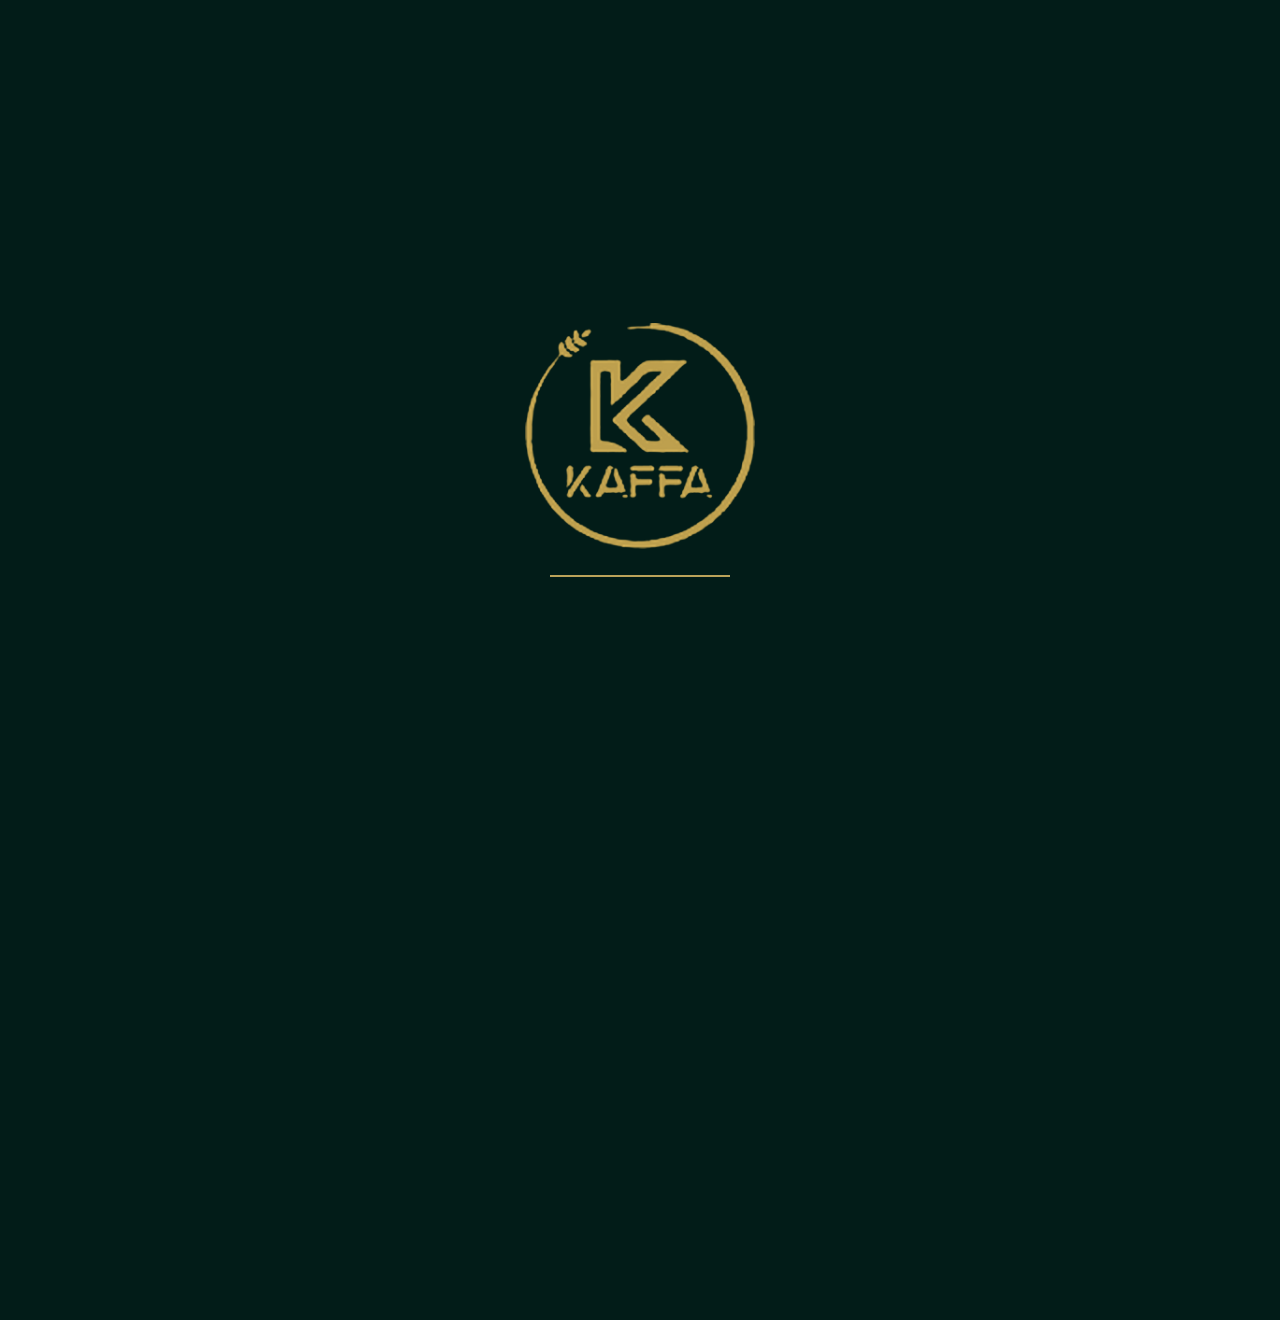
<file: index.html>
<!doctype html><html lang="en"><head><meta charset="utf-8"><meta name="viewport" content="width=device-width, initial-scale=1, viewport-fit=cover"><meta name="theme-color" content="#021c18"><meta name="color-scheme" content="dark"><title>KAFFA</title><link rel="preconnect" href="https://fonts.googleapis.com"><link rel="preconnect" href="https://fonts.gstatic.com" crossorigin><link href="https://fonts.googleapis.com/css2?family=Syncopate:wght@400;700&family=Cormorant+Garamond:ital,wght@1,400&family=Jost:wght@300;400;500&family=Tajawal:wght@400;700&display=swap" rel="stylesheet"><link rel="stylesheet" href="style.css"></head><body><canvas id="bg" aria-hidden="true"></canvas><div id="cv" class="in"></div><svg width="0" height="0" style="position:absolute" aria-hidden="true"><symbol id="lg" viewBox="0 0 64 64"><circle cx="32" cy="32" r="29"/><path d="M23 17v30M42 17L25 33l17 14"/></symbol></svg><a class="sk" href="#app">Skip to content</a><header class="site" id="hd"></header><main id="app" tabindex="-1"></main><div class="dock" id="dk"></div><script src="data.js"></script><script src="bg.js"></script><script src="music.js"></script><script src="app.js"></script><script>KAFFA.boot("home")</script><script>setTimeout(function(){var c=document.getElementById("cv");c&&c.classList.remove("in")},3500)</script></body></html>
</file>
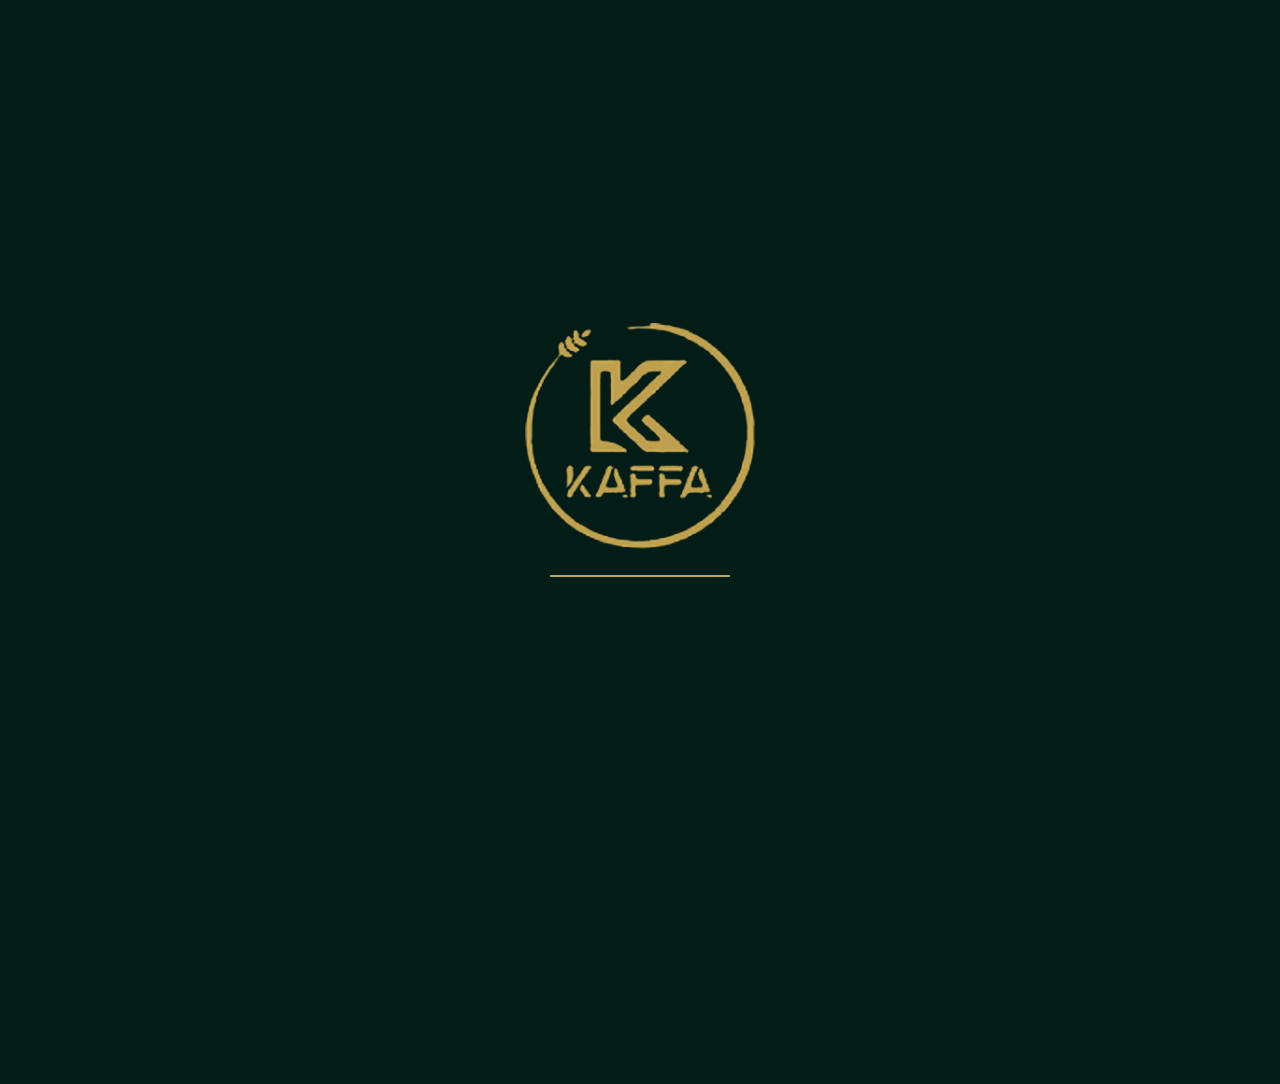
<file: desserts.html>
<!doctype html><html lang="en"><head><meta charset="utf-8"><meta name="viewport" content="width=device-width, initial-scale=1, viewport-fit=cover"><meta name="theme-color" content="#021c18"><meta name="color-scheme" content="dark"><title>KAFFA</title><link rel="preconnect" href="https://fonts.googleapis.com"><link rel="preconnect" href="https://fonts.gstatic.com" crossorigin><link href="https://fonts.googleapis.com/css2?family=Syncopate:wght@400;700&family=Cormorant+Garamond:ital,wght@1,400&family=Jost:wght@300;400;500&family=Tajawal:wght@400;700&display=swap" rel="stylesheet"><link rel="stylesheet" href="style.css"></head><body><canvas id="bg" aria-hidden="true"></canvas><div id="cv" class="in"></div><svg width="0" height="0" style="position:absolute" aria-hidden="true"><symbol id="lg" viewBox="0 0 64 64"><circle cx="32" cy="32" r="29"/><path d="M23 17v30M42 17L25 33l17 14"/></symbol></svg><a class="sk" href="#app">Skip to content</a><header class="site" id="hd"></header><main id="app" tabindex="-1"></main><div class="dock" id="dk"></div><script src="data.js"></script><script src="bg.js"></script><script src="music.js"></script><script src="app.js"></script><script>KAFFA.boot("desserts")</script><script>setTimeout(function(){var c=document.getElementById("cv");c&&c.classList.remove("in")},3500)</script></body></html>
</file>
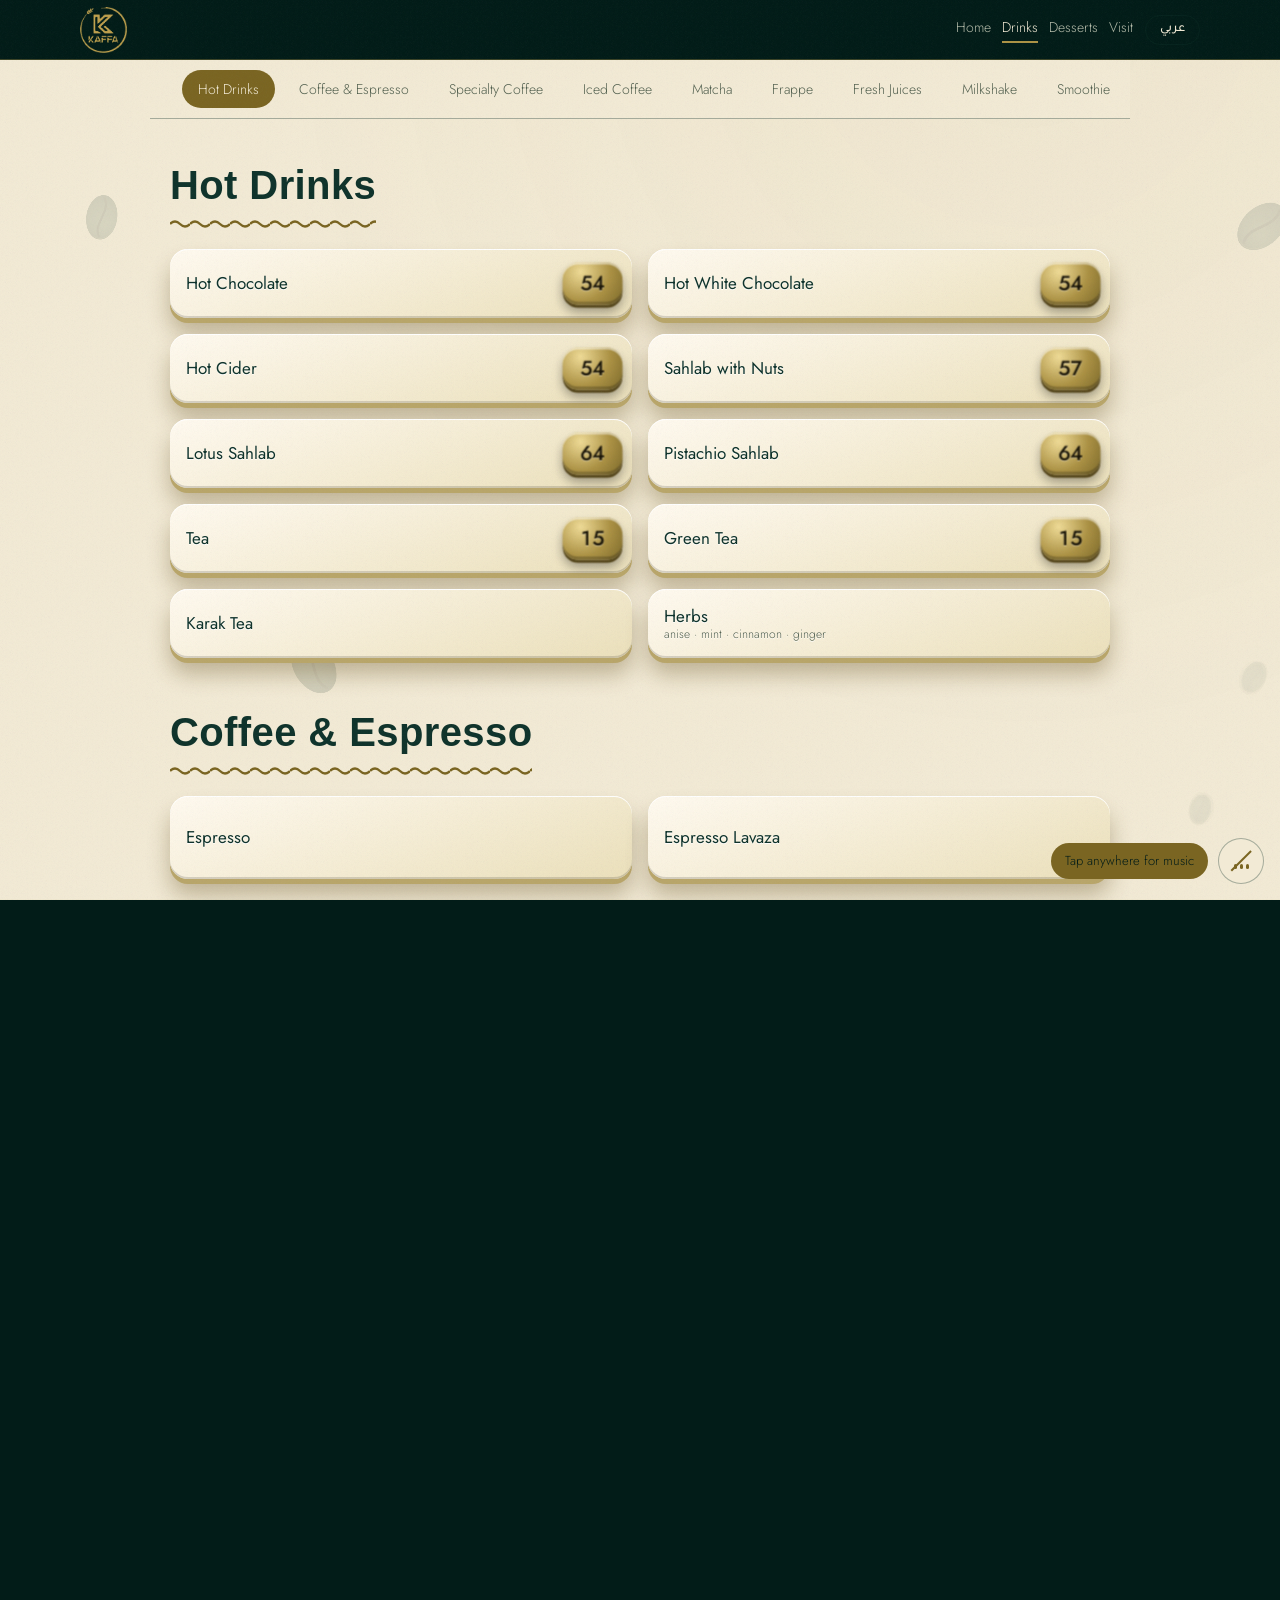
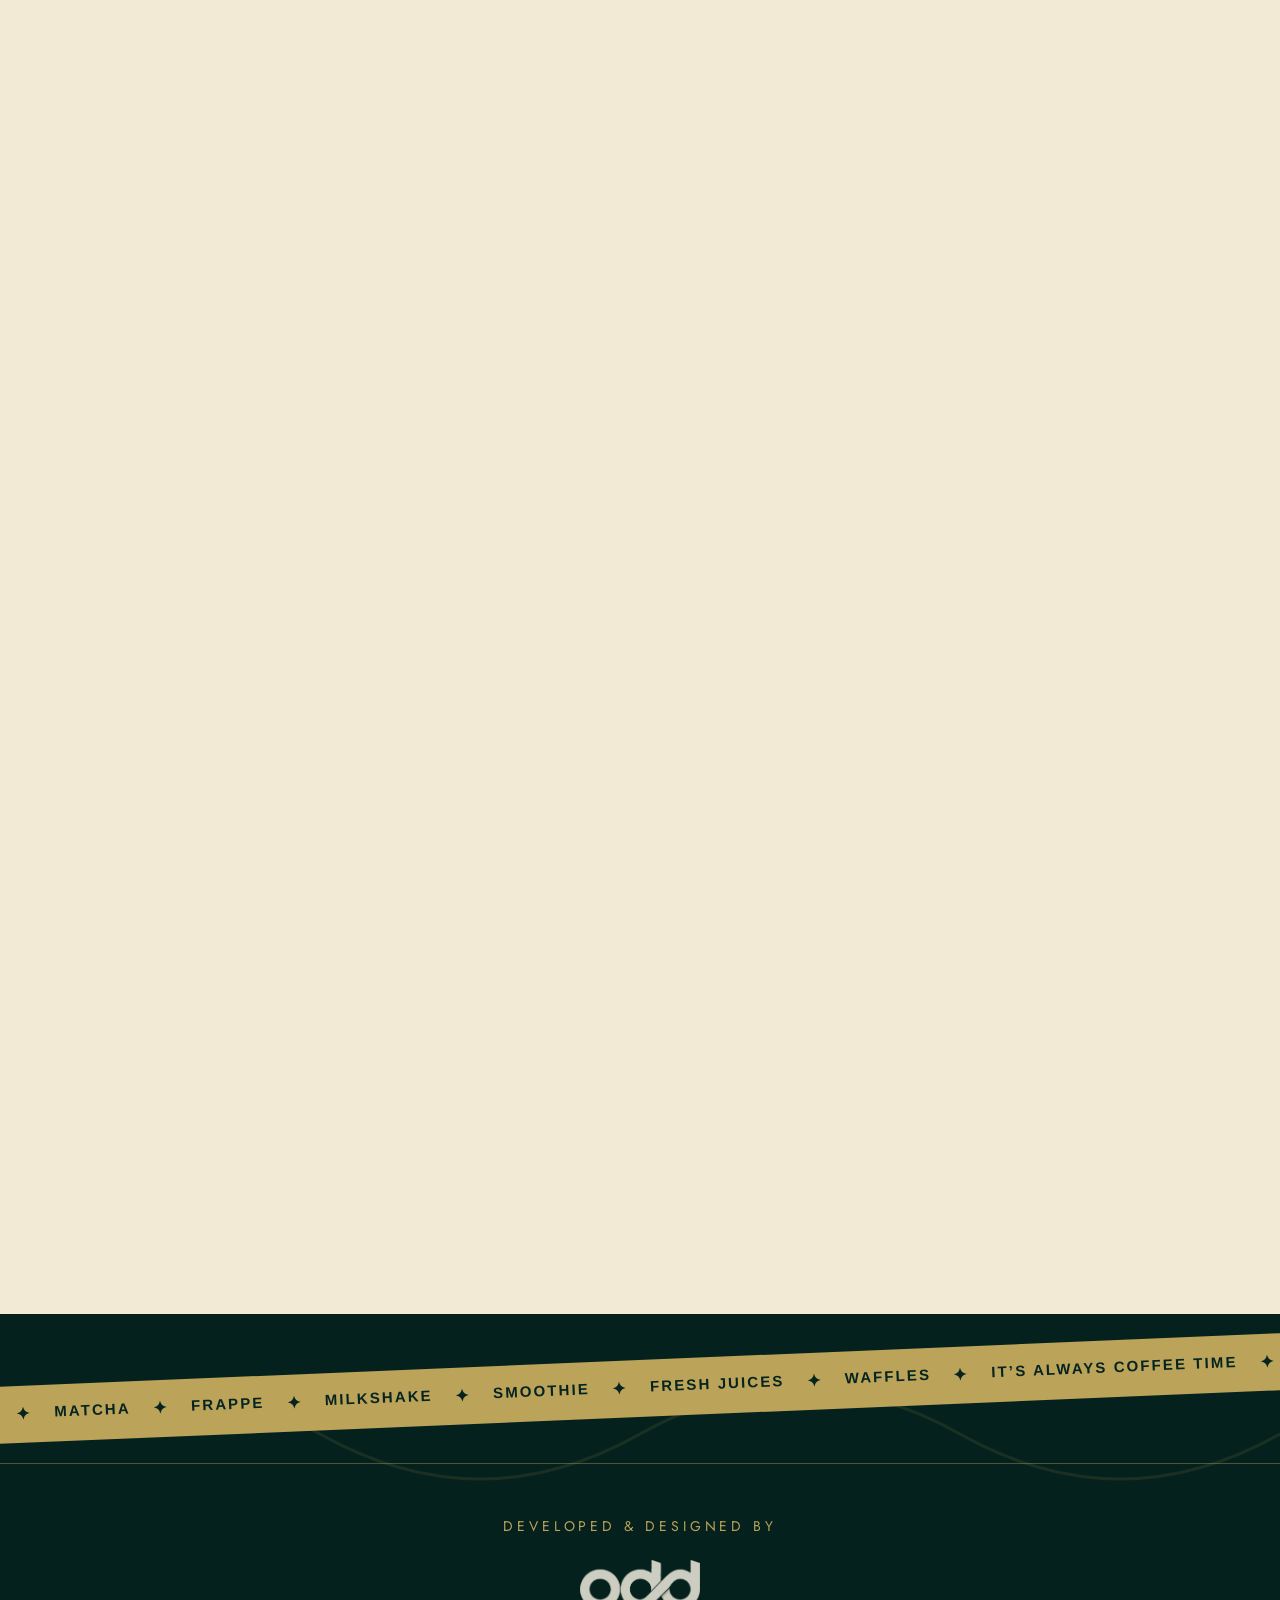
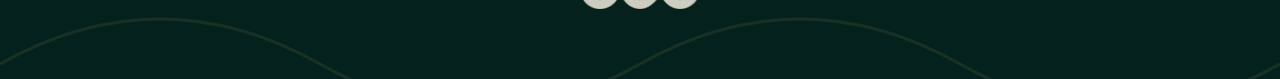
<file: drinks.html>
<!doctype html><html lang="en"><head><meta charset="utf-8"><meta name="viewport" content="width=device-width, initial-scale=1, viewport-fit=cover"><meta name="theme-color" content="#021c18"><meta name="color-scheme" content="dark"><title>KAFFA</title><link rel="preconnect" href="https://fonts.googleapis.com"><link rel="preconnect" href="https://fonts.gstatic.com" crossorigin><link href="https://fonts.googleapis.com/css2?family=Syncopate:wght@400;700&family=Cormorant+Garamond:ital,wght@1,400&family=Jost:wght@300;400;500&family=Tajawal:wght@400;700&display=swap" rel="stylesheet"><link rel="stylesheet" href="style.css"></head><body><canvas id="bg" aria-hidden="true"></canvas><div id="cv" class="in"></div><svg width="0" height="0" style="position:absolute" aria-hidden="true"><symbol id="lg" viewBox="0 0 64 64"><circle cx="32" cy="32" r="29"/><path d="M23 17v30M42 17L25 33l17 14"/></symbol></svg><a class="sk" href="#app">Skip to content</a><header class="site" id="hd"></header><main id="app" tabindex="-1"></main><div class="dock" id="dk"></div><script src="data.js"></script><script src="bg.js"></script><script src="music.js"></script><script src="app.js"></script><script>KAFFA.boot("drinks")</script><script>setTimeout(function(){var c=document.getElementById("cv");c&&c.classList.remove("in")},3500)</script></body></html>
</file>
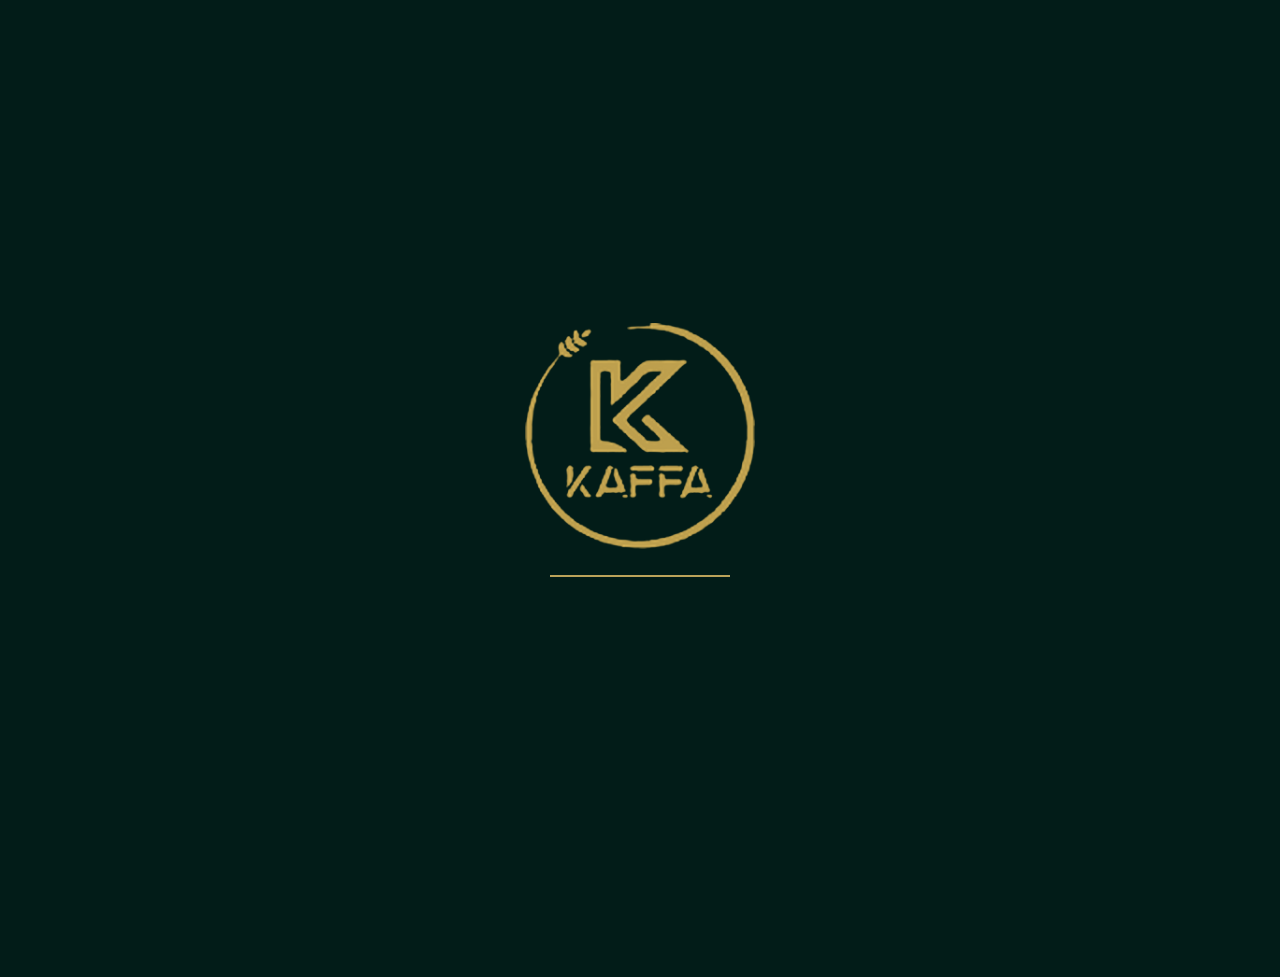
<file: visit.html>
<!doctype html><html lang="en"><head><meta charset="utf-8"><meta name="viewport" content="width=device-width, initial-scale=1, viewport-fit=cover"><meta name="theme-color" content="#021c18"><meta name="color-scheme" content="dark"><title>KAFFA</title><link rel="preconnect" href="https://fonts.googleapis.com"><link rel="preconnect" href="https://fonts.gstatic.com" crossorigin><link href="https://fonts.googleapis.com/css2?family=Syncopate:wght@400;700&family=Cormorant+Garamond:ital,wght@1,400&family=Jost:wght@300;400;500&family=Tajawal:wght@400;700&display=swap" rel="stylesheet"><link rel="stylesheet" href="style.css"></head><body><canvas id="bg" aria-hidden="true"></canvas><div id="cv" class="in"></div><svg width="0" height="0" style="position:absolute" aria-hidden="true"><symbol id="lg" viewBox="0 0 64 64"><circle cx="32" cy="32" r="29"/><path d="M23 17v30M42 17L25 33l17 14"/></symbol></svg><a class="sk" href="#app">Skip to content</a><header class="site" id="hd"></header><main id="app" tabindex="-1"></main><div class="dock" id="dk"></div><script src="data.js"></script><script src="bg.js"></script><script src="music.js"></script><script src="app.js"></script><script>KAFFA.boot("visit")</script><script>setTimeout(function(){var c=document.getElementById("cv");c&&c.classList.remove("in")},3500)</script></body></html>
</file>
<file: style.css>
:root{--bg:#021c18;--bg2:#06302a;--gold:#ad9345;--gold2:#d4bd7a;--cream:#f2ead5;--mut:#b4bba9;--line:rgba(173,147,69,.34);--e:cubic-bezier(.2,.8,.2,1);--hh:calc(60px + env(safe-area-inset-top,0px));color-scheme:dark;box-sizing:border-box;padding-top:env(safe-area-inset-top,0px);padding-bottom:env(safe-area-inset-bottom,0px)}
*{box-sizing:border-box;margin:0}
html{scroll-behavior:smooth;scroll-padding-top:calc(var(--hh) + 56px);-webkit-text-size-adjust:100%}
body{background:var(--bg);color:var(--cream);font:300 16px/1.6 Jost,system-ui,sans-serif;overflow-x:hidden}
body::before{content:"";position:fixed;inset:0 0 auto;height:env(safe-area-inset-top,0px);background:var(--bg);z-index:30}
body::after{content:"";position:fixed;inset:0;pointer-events:none;opacity:.05;z-index:40;background:url("data:image/svg+xml,%3Csvg xmlns='http://www.w3.org/2000/svg' width='160' height='160'%3E%3Cfilter id='n'%3E%3CfeTurbulence baseFrequency='.8' numOctaves='2'/%3E%3C/filter%3E%3Crect width='100%25' height='100%25' filter='url(%23n)'/%3E%3C/svg%3E")}
a{color:inherit}:focus-visible{outline:2px solid var(--gold2);outline-offset:3px}
#bg{position:fixed;inset:0;width:100%;height:100%;z-index:0;pointer-events:none}
main,.ft{position:relative;z-index:1}
.sk{position:fixed;left:12px;top:-60px;z-index:99;background:var(--gold);color:var(--bg);padding:8px 14px;border-radius:8px}.sk:focus{top:12px}
.site{position:fixed;inset:0 0 auto;z-index:20;height:var(--hh);display:flex;align-items:center;gap:22px;padding:calc(env(safe-area-inset-top,0px) + 10px) 20px 10px;border-bottom:1px solid transparent;transition:background .4s,border-color .4s}
.site.s{background:var(--rail);border-color:var(--line)}
.logo{display:flex;align-items:center;gap:10px;margin-inline-end:auto;text-decoration:none;font:700 15px Syncopate,sans-serif;letter-spacing:.04em}
.nv{display:flex;gap:20px}.nv a{text-decoration:none;font-size:14px;color:var(--mut);transition:color .3s}.nv a:hover{color:var(--gold2)}
/* hero */
.hero{min-height:100svh;display:flex;flex-direction:column;align-items:center;justify-content:center;text-align:center;padding:90px 20px 70px}
.mark{width:64px;height:64px}.mark *{fill:none;stroke:var(--gold);stroke-width:1.6;stroke-linecap:round;stroke-linejoin:round;stroke-dasharray:170;stroke-dashoffset:170;animation:dr 2.2s .15s var(--e) forwards}.mark path{stroke-width:3}
h1{display:flex;margin:16px 0 8px;font:700 clamp(44px,15.5vw,220px)/1.08 Syncopate,sans-serif;letter-spacing:-.02em}
h1 span{display:block;overflow:hidden;padding-bottom:.05em}
h1 i{display:block;font-style:normal;transform:translateY(112%);animation:up 1.4s var(--e) forwards;animation-delay:calc(.7s + var(--i)*.09s);background:linear-gradient(100deg,#8e7733,#d4bd7a 45%,#ad9345 70%,#e6d596);background-size:500% 100%;background-position:calc(var(--i)*25%) 0;-webkit-background-clip:text;background-clip:text;color:transparent}
.tg{font:italic 400 clamp(26px,5vw,46px)/1.2 Cormorant Garamond,serif}
.sb{max-width:28em;margin:10px auto 28px;color:var(--mut)}
.js .r2{opacity:0;animation:fade 1.2s var(--e) forwards;animation-delay:1.7s}.js .r2.b{animation-delay:1.95s}.js .r2.c{animation-delay:2.2s}
.btn{position:relative;isolation:isolate;overflow:hidden;display:inline-block;padding:15px 36px;border:1px solid var(--gold);border-radius:999px;background:none;color:var(--cream);text-decoration:none;font:500 15px Jost;letter-spacing:.12em;cursor:pointer;transition:color .5s}
.btn::before{content:"";position:absolute;inset:0;z-index:-1;background:var(--gold);transform:translateY(101%);transition:transform .55s cubic-bezier(.7,0,.2,1)}
.btn:hover,.btn:focus-visible{color:var(--bg)}.btn:hover::before,.btn:focus-visible::before{transform:none}
.cr{margin-top:34px;font-size:12px;letter-spacing:.14em;color:var(--mut)}.cr a{color:var(--gold2)}
/* menu */
.rail{position:sticky;top:var(--hh);z-index:15;display:flex;gap:8px;overflow-x:auto;padding:10px 20px;background:var(--rail);border-bottom:1px solid var(--line);scrollbar-width:none}.rail::-webkit-scrollbar{display:none}
.rail a{flex:none;padding:8px 16px;border-radius:999px;color:var(--mut);text-decoration:none;font-size:14px;transition:background .35s,color .35s}.rail a:hover{color:var(--cream)}.rail a.on{background:var(--gold);color:var(--bg)}
.cat{display:grid;gap:26px;max-width:1120px;margin:auto;padding:70px 20px 12px}
.art{position:relative;display:grid;place-items:center;height:230px;overflow:hidden;border:1px solid var(--line);border-radius:115px 115px 14px 14px;background:radial-gradient(circle at 50% 35%,#0d4a40,var(--bg2))}
.art svg{width:min(52%,200px);transform:scale(1.14);transition:transform 2.2s var(--e)}.art.in svg{transform:none}.art:hover svg{transform:scale(1.07)}
.art img{position:absolute;inset:0;width:100%;height:100%;object-fit:cover;transform:scale(1.12);transition:transform 2.2s var(--e)}.art.in img{transform:none}.art:hover img{transform:scale(1.05)}
.pn{padding:22px 18px 18px;border-radius:16px;background:var(--pn);border:1px solid var(--line)}
h2{font:700 clamp(20px,5.4vw,40px)/1.15 Syncopate,sans-serif;letter-spacing:.01em}.ar{font:400 23px Tajawal,sans-serif;color:var(--gold);margin-bottom:10px}
h3{font:italic 400 28px Cormorant Garamond,serif;color:var(--gold2);margin:24px 0 2px}
.row{display:grid;grid-template-columns:1fr repeat(var(--n,1),72px);align-items:end;gap:4px 10px;padding:12px 0;border-bottom:1px dashed var(--line)}
.row b{display:block;font:400 18px/1.25 Jost,sans-serif;transition:color .3s}.row:hover b{color:var(--gold2)}.row small{font:400 15px Tajawal,sans-serif;color:var(--mut)}
.row b em{display:block;font:300 13px/1.3 Jost,sans-serif;font-style:normal;color:var(--mut)}
.pr{font:500 19px Jost;color:var(--gold2);text-align:right;font-variant-numeric:tabular-nums}
.hd{padding:6px 0;border-bottom:1px solid var(--line);font-size:12px;line-height:1.2;color:var(--mut);text-align:right}
.chk{margin-top:16px;padding:10px 14px;border:1px dashed var(--gold);border-radius:8px;font-size:13px;color:var(--gold2)}
.js .rv{opacity:0;transform:translateY(24px);transition:opacity .9s var(--e),transform .9s var(--e);transition-delay:calc(var(--d,0)*70ms)}.js .rv.in{opacity:1;transform:none}
.ft{margin-top:70px;padding:60px 20px 120px;text-align:center;color:var(--mut);font-size:14px;background:linear-gradient(transparent,rgba(2,28,24,.85) 30%)}
.ft .big{font:italic 400 clamp(36px,9vw,80px)/1.1 Cormorant Garamond,serif;color:var(--cream);margin-bottom:24px}.ft p{margin:8px auto;max-width:34em}.ft a{color:var(--gold2)}.ft .tj{font:400 17px/1.7 Tajawal,sans-serif}
.dock{position:fixed;right:16px;bottom:calc(env(safe-area-inset-bottom,0px) + 16px);z-index:55;display:flex;gap:10px}
.db{position:relative;width:46px;height:46px;display:grid;place-items:center;border-radius:50%;border:1px solid var(--line);background:var(--rail);color:var(--gold);cursor:pointer;transition:border-color .3s,transform .3s}.db:hover{border-color:var(--gold);transform:translateY(-2px)}
.db[aria-pressed=false]::after{content:"";position:absolute;width:28px;height:1.5px;background:var(--gold);transform:rotate(-45deg)}
.eq{display:flex;align-items:flex-end;gap:3px;height:16px}.eq i{width:3px;height:5px;border-radius:2px;background:var(--gold)}.on .eq i{animation:eq 1.1s ease-in-out infinite}.on .eq i:nth-child(2){animation-delay:.3s}.on .eq i:nth-child(3){animation-delay:.6s}
@keyframes up{to{transform:none}}@keyframes fade{to{opacity:1}}@keyframes dr{to{stroke-dashoffset:0}}@keyframes eq{50%{height:16px}}
@media(min-width:900px){.site,.rail{padding-inline:max(32px,calc(50% - 560px))}.cat{grid-template-columns:5fr 6fr;gap:70px;align-items:start;padding-block:96px 20px}.art{height:auto;aspect-ratio:3/4;border-radius:230px 230px 16px 16px;position:sticky;top:calc(var(--hh) + 90px)}.cat.f .art{order:2}}
@media(max-width:520px){.nv{gap:14px}.logo span{display:none}}
@media(prefers-reduced-motion:reduce){*{animation:none!important;transition:none!important}html{scroll-behavior:auto}.js .rv,.js .r2{opacity:1;transform:none}h1 i{transform:none}.mark *{stroke-dashoffset:0}}

:root{--rail:rgba(2,28,24,.92);--pn:rgba(2,28,24,.7)}
html{background:var(--bg)}body{transition:background .9s,color .9s}
html.lt{--bg:#efe6cf;--bg2:#e4d8b8;--gold:#7a6522;--gold2:#6b5619;--cream:#10302a;--mut:#4a5a52;--line:rgba(122,101,34,.4);--rail:rgba(239,230,207,.93);--pn:rgba(239,230,207,.8)}
#bg{transition:opacity .9s}html.lt #bg{opacity:.4}[hidden]{display:none!important}
#app{position:relative;z-index:1;min-height:100svh}
#cv{position:fixed;inset:0;z-index:90;background:#021c18;transform:translateY(100%);transition:transform .6s cubic-bezier(.7,0,.2,1);pointer-events:none}#cv.in{transform:none;pointer-events:all}
.lb{background:none;border:1px solid var(--line);color:var(--cream);border-radius:999px;padding:6px 14px;font:500 13px Tajawal,Jost,sans-serif;cursor:pointer}.lb:hover{border-color:var(--gold)}
.hint{align-self:center;background:var(--gold);color:#021c18;padding:8px 14px;border-radius:999px;font-size:13px}
.ph{min-height:52svh;display:grid;place-content:center;text-align:center;padding:100px 20px 30px}.pt{font:700 clamp(36px,11vw,120px)/1.05 Syncopate,sans-serif}
.tiles{display:grid;gap:16px;max-width:1000px;margin:auto;padding:60px 20px}
.tile{position:relative;display:grid;align-content:end;min-height:300px;padding:22px;overflow:hidden;border:1px solid var(--line);border-radius:18px;text-decoration:none;background:radial-gradient(circle at 50% 30%,#0d4a40,#06302a);color:#f2ead5}
.tile>img,.tile>svg{position:absolute;transition:transform 1.6s var(--e)}.tile>img{inset:0;width:100%;height:100%;object-fit:cover}.tile>svg{inset:10% 20% auto;width:60%;height:auto}.tile:hover>img,.tile:hover>svg{transform:scale(1.07)}
.tile::after{content:"";position:absolute;inset:0;background:linear-gradient(transparent 40%,rgba(2,28,24,.9))}.tile span,.tile small{position:relative;z-index:1}.tile span{font:700 24px Syncopate,sans-serif}.tile small{color:#d4bd7a}
.wg{display:grid;grid-template-columns:repeat(2,1fr);gap:14px;max-width:1000px;margin:auto;padding:30px 20px 60px}
.wc{padding:14px;border:1px solid var(--line);border-radius:16px;background:var(--pn);text-align:center;display:grid;gap:2px;justify-items:center;transition:transform .5s var(--e)}.wc:hover{transform:translateY(-4px)}.wc svg{width:78%}.wc b{font:500 18px Jost,Tajawal,sans-serif}.wc .pr{font-size:24px;text-align:center}
.vs{--cream:#f2ead5;--mut:#b4bba9;--gold2:#d4bd7a;position:relative;z-index:1;text-align:center;color:#f2ead5;padding:80px 20px 60px;background:linear-gradient(transparent,#021c18 30%)}.vs .big{font:italic 400 clamp(36px,9vw,80px)/1.1 Cormorant Garamond,serif;margin-bottom:24px}.vs p{margin:8px auto;max-width:34em}.vs a{color:var(--gold2)}.tj{font:400 17px/1.7 Tajawal,sans-serif}
.odd{position:relative;z-index:1;background:#1d2a1b;color:#efe8d4;text-align:center;padding:76px 20px 96px}.odd p{font:300 15px Jost,Tajawal,sans-serif;letter-spacing:.14em}.odd a{display:block;width:min(64vw,400px);margin:28px auto 0;color:#efe8d4}.odd svg,.odd img{width:100%;height:auto;display:block}
[dir=rtl] .pr,[dir=rtl] .hd{text-align:left}[dir=rtl] h2,[dir=rtl] .pt,[dir=rtl] .tile span{font-family:Tajawal,sans-serif;letter-spacing:0}[dir=rtl] .tg,[dir=rtl] .vs .big{font-family:Tajawal,sans-serif;font-style:normal}
@media(min-width:700px){.tiles{grid-template-columns:1fr 1fr}.wg{grid-template-columns:repeat(3,1fr)}}
@media(max-width:520px){.nv{gap:12px}.nv a{font-size:13px}}

/* v3: ORVO-style menu, fixed themes per page */
html{--bg:#021c18;--bg2:#06302a;--cream:#f2ead5;--mut:#b4bba9;--gold:#ad9345;--gold2:#d4bd7a;--line:rgba(173,147,69,.34);--rail:#021c18;--bn:#ad9345;--bc:#021c18}
html[data-pg=desserts]{--bg:#0d3d33;--bg2:#145246;--rail:#0d3d33}
html[data-pg=drinks]{--bg:#f2ead5;--bg2:#e4d8b8;--cream:#0f332b;--mut:#52604f;--gold:#7a6522;--gold2:#7a6522;--line:rgba(15,51,43,.34);--rail:#f2ead5;--bn:#1f4a3d;--bc:#f2ead5}
html[data-pg=drinks] #bg,html[data-pg=desserts] #bg{opacity:.28}
#app{padding-top:var(--hh)}
.site{background:#021c18;border-bottom:1px solid rgba(173,147,69,.34);--cream:#f2ead5;--mut:#b4bba9;--gold:#ad9345;--gold2:#d4bd7a;color:#f2ead5}
.logo img{height:46px;width:auto;display:block}
.hero{min-height:calc(100svh - var(--hh));padding:24px 20px 56px}
.lgm{width:clamp(110px,28vw,160px);height:auto}
h1{display:block;margin:6px 0 10px;font:inherit}
.wm{display:block;width:min(88vw,700px);height:auto;overflow:visible}
.wm path{fill:none;stroke:url(#gd);stroke-width:14;stroke-miterlimit:3;stroke-dasharray:1;stroke-dashoffset:1;animation:dr 1.1s var(--e) forwards;animation-delay:calc(.45s + var(--i)*.1s)}
.tgi{width:min(80vw,440px);height:auto;margin:2px 0 26px}
.js .rl{opacity:0;animation:fade 1.1s var(--e) .1s forwards}
.mn{max-width:1120px;margin:auto;padding:0 20px}.rail{margin:0 -20px}
.cat{max-width:none;margin:0;padding:48px 0 8px}.cat.one{display:block}
.bd{min-width:0}
h2{display:inline-block;font:700 clamp(24px,7vw,40px)/1.1 Syncopate,sans-serif;color:var(--cream);margin:0}
h2::after{content:"";display:block;height:10px;margin-top:12px;background:var(--gold2);-webkit-mask:url("data:image/svg+xml,%3Csvg xmlns='http://www.w3.org/2000/svg' width='20' height='10'%3E%3Cpath d='M0 5Q5 0 10 5T20 5' fill='none' stroke='%23000' stroke-width='2.4'/%3E%3C/svg%3E") repeat-x;mask:url("data:image/svg+xml,%3Csvg xmlns='http://www.w3.org/2000/svg' width='20' height='10'%3E%3Cpath d='M0 5Q5 0 10 5T20 5' fill='none' stroke='%23000' stroke-width='2.4'/%3E%3C/svg%3E") repeat-x}
[lang=ar] h2{font-family:Tajawal,sans-serif;letter-spacing:0}
h3{font:italic 400 28px Cormorant Garamond,serif;color:var(--gold2);margin:22px 0 0}[lang=ar] h3{font:700 22px Tajawal,sans-serif}
.row{display:flex;align-items:baseline;gap:8px;padding:11px 0;border:0}
.nm{min-width:0}.row b{display:block;font:400 18px/1.3 Jost,sans-serif}[lang=ar] .row b{font:500 20px/1.4 Tajawal,sans-serif}
.row b em{display:block;font:300 13px/1.3 Jost,sans-serif;font-style:normal;color:var(--mut)}[lang=ar] .row b em{font-family:Tajawal,sans-serif}
.ld{flex:1;min-width:16px;border-bottom:2px dotted var(--line);transform:translateY(-4px)}
.pr{min-width:64px;text-align:end;font:500 19px Jost,sans-serif;color:var(--gold2);font-variant-numeric:tabular-nums}
html[data-pg=drinks] .pr{color:var(--cream)}
.hd{padding:0 0 2px}.hd .pr{font:400 12px/1.2 Jost,sans-serif;color:var(--mut)}.hd .ld{border:0}
.chk{margin:16px 0;padding:0;border:0;font-size:12px;font-style:italic;color:var(--mut)}
.wg{max-width:none;margin:0;display:grid;grid-template-columns:repeat(2,1fr);gap:22px 14px;padding:26px 0 30px}
.wc{display:grid;justify-items:center;gap:2px;text-align:center;border:0;background:none;padding:0}.wc svg{width:82%}.wc b{font:400 18px Jost,sans-serif}[lang=ar] .wc b{font:500 20px Tajawal,sans-serif}.wc .pr{text-align:center;font-size:22px;min-width:0}
.wk{position:relative;height:124px;overflow:hidden;margin:18px -20px 0}
.wk svg{position:absolute;bottom:0;left:-70px;width:62px;overflow:visible;animation:walk 18s linear infinite}
.wk .lg{transform-box:view-box;transform-origin:40px 80px;animation:sw .55s ease-in-out infinite alternate}.wk .lg.b{animation-direction:alternate-reverse}.wk .bob{animation:bob .55s ease-in-out infinite alternate}
.wk .lg path{stroke:var(--bn);stroke-width:6;stroke-linecap:round;fill:none}.wk .lg ellipse,.wk .bd2{fill:var(--bn)}.wk .cr{stroke:var(--bc);stroke-width:5;stroke-linecap:round;fill:none}.wk .ey{fill:var(--bc)}
@keyframes walk{to{left:100%}}@keyframes sw{from{transform:rotate(-24deg)}to{transform:rotate(24deg)}}@keyframes bob{to{transform:translateY(-4px)}}
.odd{background:#2b3a23;margin-top:40px}.odd a{width:min(70vw,420px)}
@media(min-width:900px){.cat.one{grid-template-columns:1fr!important}.wg{grid-template-columns:repeat(4,1fr)}}

/* v4 */
#bg{opacity:.75}html[data-pg=drinks] #bg{opacity:.2}html[data-pg=desserts] #bg{opacity:.4}html[data-pg=visit] #bg{opacity:.5}
.site{gap:12px}.nv{gap:11px}
.mn{max-width:720px}.cat{display:block;padding:44px 0 8px}
.wmi{display:block;width:min(86vw,640px);height:auto;clip-path:inset(0 100% 0 0);animation:wipe 1.5s var(--e) .5s forwards}
@keyframes wipe{to{clip-path:inset(0)}}
.hero{gap:0}.lgm{margin-bottom:18px}h1{margin:0 0 18px}.tgi{margin:0 0 30px}
.vp{max-width:720px;margin:auto;padding:48px 20px 40px}.bn{padding-top:6px}.ad{font:400 19px/1.6 Tajawal,sans-serif;text-align:left;margin:4px 0 0}
.tl{display:inline-block;margin:12px 10px 0 0;padding:10px 22px;border:1px solid var(--gold);border-radius:999px;text-decoration:none;font:500 17px Jost,sans-serif;letter-spacing:.06em;transition:background .4s,color .4s}.tl:hover{background:var(--gold);color:#021c18}
.odd{--gold:#bba35a;background:#04211d url("data:image/svg+xml,%3Csvg xmlns='http://www.w3.org/2000/svg' width='640' height='230'%3E%3Cpath d='M0 120Q160 30 320 120T640 120' fill='none' stroke='%23ad9345' stroke-opacity='.13' stroke-width='3'/%3E%3C/svg%3E");margin-top:56px;padding:0 20px 70px}
.rb{overflow:hidden;padding:46px 0;border-bottom:1px solid rgba(187,163,90,.4);margin:0 -20px}
.band{background:#bba35a;transform:rotate(-2.4deg);margin:0 -8vw;padding:18px 0;overflow:hidden}
.rt{display:flex;width:max-content;animation:mq 34s linear infinite}.rt span,.rt b{white-space:nowrap;font:700 15px Syncopate,sans-serif;letter-spacing:.14em;color:#06241f}.rt span{padding:0 22px}.rt b{font-size:17px}
@keyframes mq{to{transform:translateX(-50%)}}
.odd p{margin-top:52px;font:400 14px Jost,sans-serif;letter-spacing:.28em;text-transform:uppercase;color:#bba35a}
.odd a{width:clamp(84px,22vw,120px);margin:24px auto 0;opacity:.85}
@media(prefers-reduced-motion:reduce){.wmi{clip-path:none}.js .rl{opacity:1}}
.nv a[aria-current=page]{color:#f2ead5;border-bottom:2px solid #ad9345;padding-bottom:2px}

/* v5: visit cards */
.vp{max-width:1000px}.vg{display:grid;grid-template-columns:repeat(auto-fit,minmax(260px,1fr));gap:18px;margin-top:26px}
.vc{position:relative;text-align:center;padding:30px 22px 28px;border:1px solid var(--line);border-radius:22px;background:linear-gradient(160deg,rgba(173,147,69,.13),rgba(173,147,69,.03))}
.js .vc.in:hover{transform:translateY(-5px);border-color:var(--gold);box-shadow:0 18px 40px rgba(0,0,0,.3)}
.vi{display:grid;place-items:center;width:58px;height:58px;margin:0 auto 14px;border:1px solid var(--gold);border-radius:50%}.vi svg{width:26px;height:26px;fill:none;stroke:var(--gold2);stroke-width:1.6;stroke-linecap:round;stroke-linejoin:round}
.vc h3{margin:0 0 6px;font:italic 400 28px Cormorant Garamond,serif;color:var(--gold2)}
.vc .ad{text-align:center;margin:0 0 6px;color:var(--cream)}
.tls{display:flex;flex-wrap:wrap;gap:10px;justify-content:center;margin-top:12px}.tls .tl{margin:0}

/* v6: price badges, intro */
.items{display:grid;gap:10px;margin-top:20px}
html{--card:rgba(173,147,69,.09)}html[data-pg=drinks]{--card:rgba(15,51,43,.07)}
.it{display:flex;align-items:center;justify-content:space-between;gap:14px;padding:12px 14px 12px 16px;border-radius:18px;background:var(--card);border:1px solid transparent;transition:border-color .35s,transform .45s var(--e),background .35s}
.js .it.in:hover{transform:translateY(-3px);border-color:var(--gold)}
.it .nm{min-width:0;flex:1}.it b{display:block;font:400 17px/1.3 Jost,sans-serif}[lang=ar] .it b{font:500 20px/1.4 Tajawal,sans-serif}
.it b em{display:block;font:300 12px/1.3 Jost,sans-serif;font-style:normal;color:var(--mut)}[lang=ar] .it b em{font-family:Tajawal,sans-serif}
.pbs{display:flex;gap:8px;flex:none}
.pb{display:grid;justify-items:center;align-content:center;min-width:58px;padding:6px 10px;border-radius:14px;background:var(--gold);color:var(--bg);line-height:1.1}
.pb small{max-width:74px;margin-bottom:3px;font:400 10px/1.1 Jost,sans-serif;text-align:center;opacity:.85}
.pb .pv{font:500 20px Jost,sans-serif;font-style:normal;font-variant-numeric:tabular-nums}
.pb.no{background:transparent;border:1px dashed var(--line);color:var(--mut)}.pb.one{min-width:62px}
@media(min-width:760px){.mn{max-width:980px}.items{grid-template-columns:1fr 1fr}}
html.pre{overflow:hidden}
html.pre .site{transform:translateY(-110%)}.site{transition:transform .9s var(--e) .1s,background .4s,border-color .4s}
html.pre .dock{opacity:0}.dock{transition:opacity .8s .7s}
html.pre #app *{animation-play-state:paused!important}
#intro{position:fixed;inset:0;z-index:95;background:#021c18;display:grid;place-content:center;justify-items:center;gap:26px;clip-path:inset(0 0 0 0);transition:clip-path 1.1s cubic-bezier(.7,0,.2,1)}
#intro.out{clip-path:inset(0 0 100% 0)}
#intro img{width:clamp(150px,42vw,230px);height:auto;animation:ilogo 1.5s var(--e) .2s backwards}
#intro.out img{transform:translateY(-22vh) scale(.5);opacity:0;transition:transform .9s var(--e),opacity .7s}
#intro .tp{font:400 13px Jost,sans-serif;letter-spacing:.3em;text-transform:uppercase;color:#bba35a;opacity:0;transition:opacity .6s}
#intro.wait .tp{opacity:1;animation:pulse 1.6s ease-in-out infinite}
@keyframes ilogo{from{opacity:0;transform:scale(.8)}}@keyframes pulse{50%{opacity:.35}}

/* v7: 3D menu, hero */
html{--c1:#103b32;--c2:#082b24;--hi:rgba(255,255,255,.12);--ed:#03130f;--sh:rgba(0,0,0,.4);--ts:rgba(0,0,0,.45)}
html[data-pg=desserts]{--c1:#1b5c4f;--c2:#104639;--ed:#082a22}
html[data-pg=drinks]{--c1:#fffaf0;--c2:#ebe0bb;--hi:#fff;--ed:#b9a66a;--sh:rgba(80,60,10,.32);--ts:rgba(255,255,255,.9)}
.items{gap:16px}
.it{--rx:0deg;--ry:0deg;padding:14px 16px;border:0;background:linear-gradient(160deg,var(--c1),var(--c2));box-shadow:inset 0 1px 0 var(--hi),inset 0 -2px 0 rgba(0,0,0,.14),0 5px 0 var(--ed),0 16px 22px var(--sh);transform-style:preserve-3d}
.js .it{opacity:0;transform:perspective(900px) rotateX(26deg) translateY(28px);transition:transform .25s ease-out,box-shadow .25s}
.js .it.in{opacity:1;transform:perspective(900px) rotateX(var(--rx)) rotateY(var(--ry));animation:flip .9s var(--e) backwards;animation-delay:calc(var(--d)*70ms)}
.js .it.in:hover{transform:perspective(900px) rotateX(var(--rx)) rotateY(var(--ry)) translateY(-3px);border-color:transparent}
.js .it.in:active{transform:perspective(900px) translateY(4px);box-shadow:inset 0 1px 0 var(--hi),0 1px 0 var(--ed),0 6px 10px var(--sh)}
@keyframes flip{from{opacity:0;transform:perspective(900px) rotateX(26deg) translateY(28px)}}
.it b{text-shadow:0 1px 0 var(--ts);transform:translateZ(14px)}.pbs{transform:translateZ(26px)}
.pb{background:radial-gradient(circle at 30% 22%,#f0dc97,#ad9345 55%,#7d6a2b);color:#1b1608;border-radius:15px;box-shadow:inset 0 2px 0 rgba(255,255,255,.5),inset 0 -3px 0 rgba(0,0,0,.22),0 3px 0 #54451a,0 7px 10px rgba(0,0,0,.35);text-shadow:0 1px 0 rgba(255,255,255,.35)}
.pb small{color:#1b1608;opacity:.7}
.pb.no{background:transparent;box-shadow:none;border:1px dashed var(--line);color:var(--mut);text-shadow:none}.pb.no small{color:var(--mut)}
#intro .ip{display:block;position:relative;overflow:hidden;width:clamp(120px,32vw,180px);height:2px;background:rgba(187,163,90,.25)}
#intro .ip::after{content:"";position:absolute;inset:0;background:#bba35a;transform:scaleX(0);transform-origin:left;animation:ipg 2.2s linear .2s forwards}
#intro.out .ip{opacity:0;transition:opacity .4s}@keyframes ipg{to{transform:scaleX(1)}}
.hero .wmw{position:relative;display:block;width:min(72vw,500px);animation:hbob 6s ease-in-out infinite;filter:drop-shadow(0 2px 0 #8e7733) drop-shadow(0 5px 0 #5e4e1a) drop-shadow(0 14px 14px rgba(0,0,0,.5))}
.wmw .wmi{width:100%}
.sh{position:absolute;inset:0;background:linear-gradient(105deg,transparent 38%,rgba(255,246,210,.95) 50%,transparent 62%) 130% 0/300% 100%;-webkit-mask-size:100% 100%;mask-size:100% 100%;-webkit-mask-repeat:no-repeat;mask-repeat:no-repeat;animation:shine 4.5s ease-in-out 2.4s infinite}
@keyframes shine{0%{background-position:130% 0}40%,100%{background-position:-40% 0}}@keyframes hbob{50%{transform:translateY(-5px)}}
.cp{display:block;width:clamp(130px,34vw,180px);height:auto;margin:0 0 22px;filter:drop-shadow(0 10px 12px rgba(0,0,0,.4))}
.stm path{stroke-dasharray:34 80;animation:stm 3.6s ease-in-out infinite}.stm path:nth-child(2){animation-delay:1.2s}.stm path:nth-child(3){animation-delay:2.4s}
@keyframes stm{0%{stroke-dashoffset:34;opacity:0}30%{opacity:.9}100%{stroke-dashoffset:-80;opacity:0}}
</file>
